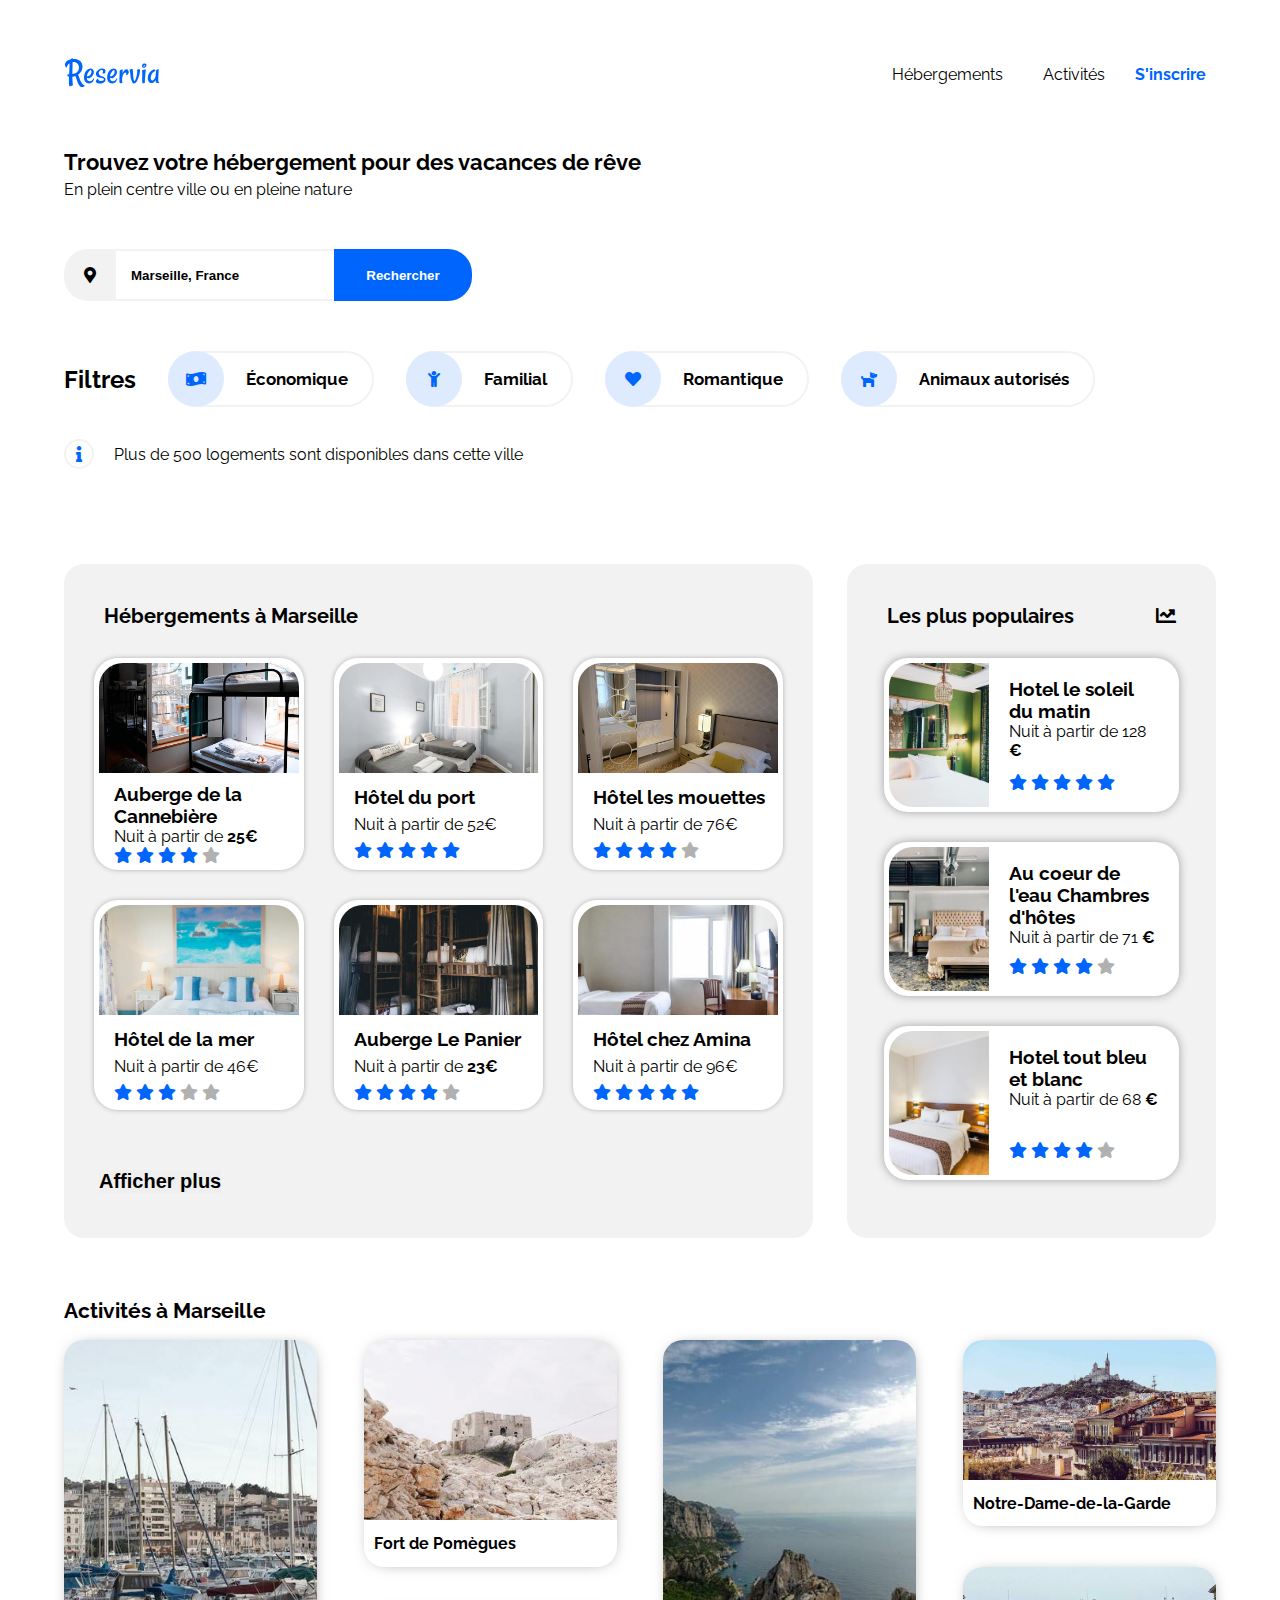
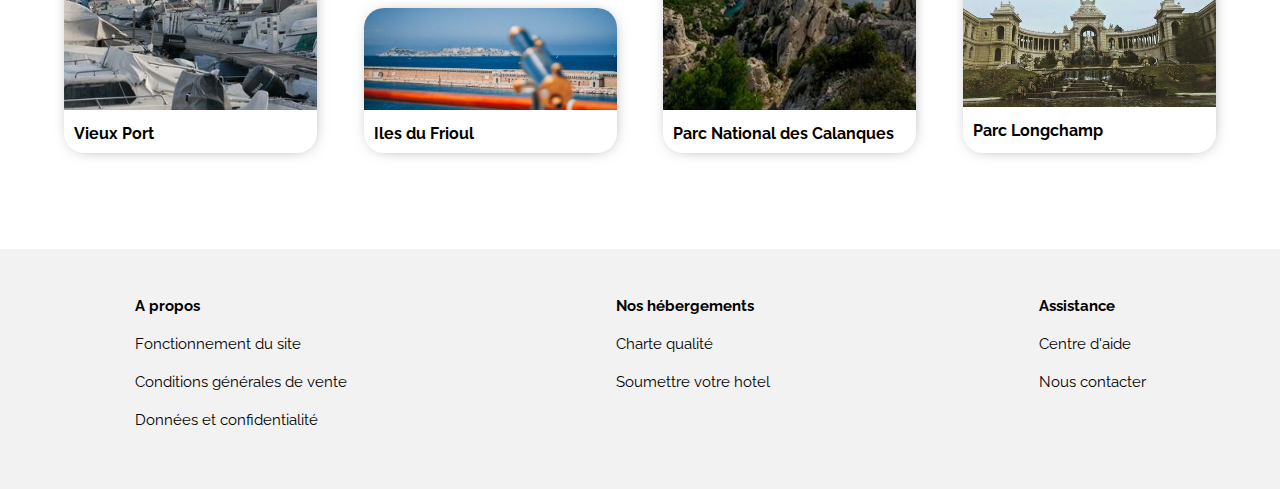
<file: index.html>
<!DOCTYPE html>
<html lang="en">

<head>
    <meta charset="UTF-8" />
    <meta http-equiv="X-UA-Compatible" content="IE=edge" />
    <meta name="viewport" content="width=device-width, initial-scale=1.0" />
    <link rel="stylesheet" href="reservia.css" />
    <link rel="stylesheet" href="https://cdnjs.cloudflare.com/ajax/libs/font-awesome/5.15.3/css/all.min.css" />
    <link rel="stylesheet" href="https://fonts.googleapis.com/css2?family=Raleway:wght@400;700&display=swap" />
    <title>Reservia, des hébergements sur mesure !</title>
    <!-- Des vacances de rêves, uniques, exceptionnelles-->
</head>

<body>
    <div class="container">
        <header>
            <nav>
                <div id="logo">
                    <img src="images/logo/Reservia.svg" alt="Logo du site Reservia" />
                </div>
                <ul>
                    <li><a class="nav-link" href="#hebergement-a-marseille">Hébergements</a></li>
                    <li><a class="nav-link" href="#activities">Activités</a></li>
                    <li><a class="nav-register" href="#">S'inscrire</a></li>
                </ul>
            </nav>
            <div class="recherche">
                <h1>Trouvez votre hébergement pour des vacances de rêve</h1>
                <p class="pleincentre">En plein centre ville ou en pleine nature</p>

                <form action="#" class="recherche-form">
                    <i class="fas fa-map-marker-alt"></i>
                    <input type="search" id="recherche-input" placeholder="Marseille, France" />
                    <button type="submit">Rechercher</button>
                    <div class="search-icon">
                        <i class="fas fa-search"></i>
                    </div>
                </form>

                <div class="filter">
                    <h2>Filtres</h2>
                    <!-- Economique -->
                    <div class="filter-container">
                        <div class="filter-icon">
                            <i class="fas fa-money-bill-wave"></i>
                        </div>
                        <span class="filter-title">&#201;conomique</span>
                    </div>
                    <!-- Familial -->
                    <div class="filter-container">
                        <div class="filter-icon">
                            <i class="fas fa-child"></i>
                        </div>
                        <span class="filter-title">Familial</span>
                    </div>
                    <!-- Romantique -->
                    <div class="filter-container">
                        <div class="filter-icon">
                            <i class="fas fa-heart"></i>
                        </div>
                        <span class="filter-title">Romantique</span>
                    </div>
                    <!-- Animaux -->
                    <div class="filter-container">
                        <div class="filter-icon">
                            <i class="fas fa-dog"></i>
                        </div>
                        <span class="filter-title">Animaux autorisés</span>
                    </div>
                </div>

                <div class="info">
                    <i class="fas fa-info"></i>
                    <p>Plus de 500 logements sont disponibles dans cette ville</p>
                </div>
            </div>
        </header>

        <main>
            <div class="tous-les-hotels">
                <div class="hebergement-a-marseille" id="hebergement-a-marseille">
                    <h2>Hébergements à Marseille</h2>
                    <div class="hebergement-a-marseille-cartes">
                        <a class="hebergement-a-marseille-carte-item" href="#">
                            <img src="images/hebergements/4_small/marcus-loke-WQJvWU_HZFo-unsplash.jpg"
                                alt="Auberge de la Cannebiere" />
                            <div class="hebergement-a-marseille-contenu">
                                <h3>Auberge de la Cannebière</h3>
                                <p class="nuit">Nuit à partir de <strong>25€</strong></p>
                                <div class="star">
                                    <i class="fas fa-star"></i>
                                    <i class="fas fa-star"></i>
                                    <i class="fas fa-star"></i>
                                    <i class="fas fa-star"></i>
                                    <i class="fas fa-star star-grey"></i>
                                </div>
                            </div>
                        </a>
                        <a class="hebergement-a-marseille-carte-item" href="#">
                            <img src="images/hebergements/4_small/fred-kleber-gTbaxaVLvsg-unsplash.jpg"
                                alt="Hôtel du port" />
                            <div class="hebergement-a-marseille-contenu">
                                <h3>Hôtel du port</h3>
                                <p class="nuit">Nuit à partir de 52€</p>
                                <div class="star">
                                    <i class="fas fa-star"></i>
                                    <i class="fas fa-star"></i>
                                    <i class="fas fa-star"></i>
                                    <i class="fas fa-star"></i>
                                    <i class="fas fa-star"></i>
                                </div>
                            </div>
                        </a>
                        <a class="hebergement-a-marseille-carte-item" href="#">
                            <img src="images/hebergements/4_small/reisetopia-B8WIgxA_PFU-unsplash.jpg"
                                alt="Hôtel les mouettes" />
                            <div class="hebergement-a-marseille-contenu">
                                <h3>Hôtel les mouettes</h3>
                                <p class="nuit">Nuit à partir de 76€</p>
                                <div class="star">
                                    <i class="fas fa-star"></i>
                                    <i class="fas fa-star"></i>
                                    <i class="fas fa-star"></i>
                                    <i class="fas fa-star"></i>
                                    <i class="fas fa-star star-grey"></i>
                                </div>
                            </div>
                        </a>
                        <a class="hebergement-a-marseille-carte-item" href="#">
                            <img src="images/hebergements/4_small/annie-spratt-Eg1qcIitAuA-unsplash.jpg"
                                alt="Hôtel de la mer" />
                            <div class="hebergement-a-marseille-contenu">
                                <h3>Hôtel de la mer</h3>
                                <p class="nuit">Nuit à partir de 46€</p>
                                <div class="star">
                                    <i class="fas fa-star"></i>
                                    <i class="fas fa-star"></i>
                                    <i class="fas fa-star"></i>
                                    <i class="fas fa-star star-grey"></i>
                                    <i class="fas fa-star star-grey"></i>
                                </div>
                            </div>
                        </a>
                        <a class="hebergement-a-marseille-carte-item" href="#">
                            <img src="images/hebergements/4_small/nicate-lee-kT-ZyaiwBe0-unsplash.jpg"
                                alt="Auberge Le Panier" />
                            <div class="hebergement-a-marseille-contenu">
                                <h3>Auberge Le Panier</h3>
                                <p class="nuit">Nuit à partir de <strong>23€</strong></p>
                                <div class="star">
                                    <i class="fas fa-star"></i>
                                    <i class="fas fa-star"></i>
                                    <i class="fas fa-star"></i>
                                    <i class="fas fa-star"></i>
                                    <i class="fas fa-star star-grey"></i>
                                </div>
                            </div>
                        </a>
                        <a class="hebergement-a-marseille-carte-item" href="#">
                            <img src="images/hebergements/4_small/febrian-zakaria-M6S1WvfW68A-unsplash.jpg"
                                alt="Hôtel chez Amina" />
                            <div class="hebergement-a-marseille-contenu">
                                <h3>Hôtel chez Amina</h3>
                                <p class="nuit">Nuit à partir de 96€</p>
                                <div class="star">
                                    <i class="fas fa-star"></i>
                                    <i class="fas fa-star"></i>
                                    <i class="fas fa-star"></i>
                                    <i class="fas fa-star"></i>
                                    <i class="fas fa-star"></i>
                                </div>
                            </div>
                        </a>
                    </div>
                    <button class="affiche-plus" type="button">Afficher plus</button>
                </div>

                <div class="les-plus-populaires">
                    <div class="les-plus-populaires-header">
                        <h2>Les plus populaires</h2>
                        <i class="fas fa-chart-line"></i>
                    </div>

                    <div class="les-plus-populaires-cartes">
                        <a class="les-plus-populaires-carte-item" href="#">
                            <img src="images/hebergements/4_small/emile-guillemot-Bj_rcSC5XfE-unsplash.jpg"
                                alt="Hôtel Le soleil du matin" />
                            <div class="les-plus-populaires-carte-contenu">
                                <div class="les-plus-populaires-carte-item-header">
                                    <h3>Hotel le soleil du matin</h3>
                                    <p>Nuit à partir de 128 <strong>€</strong></p>
                                </div>
                                <div class="star">
                                    <i class="fas fa-star"></i>
                                    <i class="fas fa-star"></i>
                                    <i class="fas fa-star"></i>
                                    <i class="fas fa-star"></i>
                                    <i class="fas fa-star"></i>
                                </div>
                            </div>
                        </a>

                        <a class="les-plus-populaires-carte-item" href="#">
                            <img src="images/hebergements/4_small/aw-creative-VGs8z60yT2c-unsplash.jpg"
                                alt="Au coeur de leau chambres d'hotes" />
                            <div class="les-plus-populaires-carte-contenu">
                                <div class="les-plus-populaires-carte-item-header">
                                    <h3>Au coeur de l'eau Chambres d'hôtes</h3>
                                    <p>Nuit à partir de 71 <strong>€</strong></p>
                                </div>
                                <div class="star">
                                    <i class="fas fa-star"></i>
                                    <i class="fas fa-star"></i>
                                    <i class="fas fa-star"></i>
                                    <i class="fas fa-star"></i>
                                    <i class="fas fa-star star-grey"></i>
                                </div>
                            </div>
                        </a>

                        <a class="les-plus-populaires-carte-item" href="#">
                            <img src="images/hebergements/4_small/febrian-zakaria-sjvU0THccQA-unsplash.jpg"
                                alt="Hotel tout bleu et blanc" />
                            <div class="les-plus-populaires-carte-contenu">
                                <div class="les-plus-populaires-carte-item-header">
                                    <h3>Hotel tout bleu et blanc</h3>
                                    <p>Nuit à partir de 68 <strong>€</strong></p>
                                </div>
                                <div class="star">
                                    <i class="fas fa-star"></i>
                                    <i class="fas fa-star"></i>
                                    <i class="fas fa-star"></i>
                                    <i class="fas fa-star"></i>
                                    <i class="fas fa-star star-grey"></i>
                                </div>
                            </div>
                        </a>
                    </div>
                </div>
            </div>

            <section id="activities" class="activities">
                <div class="title-activities">
                    <h2>Activités à Marseille</h2>
                </div>
                <div class="marseille-activities">
                    <a href="#" class="vp">
                        <div class="vieux-port">
                            <img src="images/activites/4_small/reno-laithienne-QUgJhdY5Fyk-unsplash.jpg"
                                alt="Vieux Port" />
                            <h4>Vieux Port</h4>
                        </div>
                    </a>
                    <div class="pomegues-frioul">
                        <a href="#" class="po">
                            <div class="pomegues">
                                <img src="images/activites/4_small/paul-hermann-QFTrLdQIRhI-unsplash.jpg"
                                    alt="Fort de Pomègues" />
                                <h4>Fort de Pomègues</h4>
                            </div>
                        </a>
                        <a href="#" class="fri">
                            <div class="frioul">
                                <img src="images/activites/4_small/kevin-hikari-rV_Qd1l-VXg-unsplash.jpg"
                                    alt="Iles du Frioul" />
                                <h4>Iles du Frioul</h4>
                            </div>
                        </a>
                    </div>
                    <a href="#" class="cal">
                        <div class="calanques">
                            <img src="images/activites/4_small/kilyan-sockalingum-NR8-cBCN3aI-unsplash.jpg"
                                alt="Parc National des Calanques" />
                            <h4>Parc National des Calanques</h4>
                        </div>
                    </a>
                    <div class="notredame-longchamp">
                        <a href="#" class="nd">
                            <div class="notredame">
                                <img src="images/activites/4_small/florian-wehde-xW9e8gdotxI-unsplash.jpg"
                                    alt="Notre-Dame-de-la-Garde" />
                                <h4>Notre-Dame-de-la-Garde</h4>
                            </div>
                        </a>
                        <a href="#" class="lo">
                            <div class="longchamp">
                                <img src="images/activites/4_small/lena-paulin-wH2-EJoDcV0-unsplash.jpg"
                                    alt="Parc Longchamp" />
                                <h4>Parc Longchamp</h4>
                            </div>
                        </a>
                    </div>
                </div>
            </section>
        </main>
    </div>

    <footer>
        <div class="footer-item">
            <h3>A propos</h3>
            <ul>
                <li><a href="#">Fonctionnement du site</a></li>
                <li><a href="#">Conditions générales de vente</a></li>
                <li><a href="#">Données et confidentialité</a></li>
            </ul>
        </div>

        <div class="footer-item">
            <h3>Nos hébergements</h3>
            <ul>
                <li><a href="#">Charte qualité</a></li>
                <li><a href="#">Soumettre votre hotel</a></li>
            </ul>
        </div>

        <div class="footer-item">
            <h3>Assistance</h3>
            <ul>
                <li><a href="#">Centre d'aide</a></li>
                <li><a href="#">Nous contacter</a></li>
            </ul>
        </div>
    </footer>
</body>

</html>
</file>
<file: reservia.css>
/* global */

* {
  /*permet de correspondre à tout les navigateurs*/
  margin: 0;
  padding: 0;
  box-sizing: border-box;
}

body {
  font-family: 'Raleway', sans-serif;
}

a {
  /* elever le soulignement */
  text-decoration: none;
  color: black;
}

ul {
  list-style: none;
}

::placeholder {
  color: black;
  font-weight: bold;
  opacity: 1;
}

.container {
  display: flex;
  flex-direction: column;
  justify-content: center;
  margin: 0 5%;
}

/* Navigation */

nav {
  display: flex;
  flex-direction: row;
  justify-content: space-between;
  align-items: center;
  flex-wrap: wrap;
  padding-top: 50px;
  padding-bottom: 50px;
}

nav ul {
  display: flex;
  flex-direction: row;
  list-style: none;
}

.nav-link {
  padding: 50px 20px 0px 20px;
}

.nav-register {
  padding: 10px 10px 10px 10px;
  font-weight: bold;
  color: #0065fc;
}

.nav-link:hover {
  color: #0065fc;
  border-top: 2px solid #0065fc;
}

/*formulaire*/

.search-icon {
  display: none;
}

.recherche h1 {
  font-size: 22px;
  padding-bottom: 5px;
}

.recherche p {
  font-size: 16px;
  padding-bottom: 50px;
}

.recherche-form {
  display: flex;
  flex-direction: row;
  flex-wrap: nowrap;
  padding-bottom: 50px;
}

.recherche-form i {
  display: flex;
  align-items: center;
  justify-content: center;
  min-height: 52px;
  min-width: 52px;
  border-radius: 1.5rem 0 0 1.5rem;
  background-color: #f2f2f2;
}

.recherche-form input {
  border-left: 0;
  border-right: 0;
  border-top: 2px solid #f2f2f2;
  border-bottom: 2px solid #f2f2f2;
  padding-left: 15px;
  width: 218px;
}

.recherche-form button {
  border-radius: 0 1.5rem 1.5rem 0;
  border: none;
  font-weight: bold;
  background-color: #0065fc;
  color: white;
  padding: 0px 20px 0px 20px;
  width: 138px;
}

/* Filtres */

.filter {
  display: flex;
  flex-flow: row wrap;
  /* = flex-direction + flex-wrap */
  padding-bottom: 1rem;
}

.filter h2 {
  margin: 0 2rem 1rem 0;
  display: flex;
  align-items: center;
}

.filter-container {
  display: flex;
  align-items: center;
  flex-wrap: nowrap;
  margin-right: 2rem;
  border: 2px solid #F2F2F2;
  border-radius: 2rem;
  margin-bottom: 1rem;
  font-weight: bold;
  background-color: white;
  cursor: pointer;
}

.filter-container:hover {
  background-color: #F2F2F2;
  transform: scale(1.05);
}

.filter-icon {
  background-color: #DEEBFF;
  border-radius: 100%;
  width: 3rem;
  height: 3rem;
  min-height: 3.5rem;
  min-width: 3.5rem;
  display: flex;
  align-items: center;
  justify-content: center;
  margin: -2px;
}

.filter i {
  color: #0065FC;
}

.filter-title {
  margin: 0 1.5rem;
  font-size: 17px;
}

/*info*/

.info {
  display: flex;
  flex-direction: row;
  flex-wrap: nowrap;
  padding-bottom: 50px;
  align-items: baseline;
}

.info i {
  display: flex;
  justify-content: center;
  align-items: center;
  border: 2px solid #f2f2f2;
  min-height: 30px;
  min-width: 30px;
  border-radius: 50%;
  color: #0065fc;
}

.info p {
  padding-left: 20px;
}

/*footer*/

footer {
  display: flex;
  flex-direction: row;
  justify-content: space-around;
  background-color: #f2f2f2;
  margin-top: 6rem;
  height: 15rem;

}

.footer-item h3 {
  font-size: 15px;
  padding-top: 3rem;
}

.footer-item li {
  padding-top: 20px;
  font-size: 15px;
  list-style: none;
}

/*tourisme a marseille*/

.tous-les-hotels {
  display: flex;
  flex-direction: row;
  justify-content: space-between;
}

/*repartition des conteneurs*/

.hebergement-a-marseille {
  flex-basis: 65%;
  background-color: #f2f2f2;
  border-radius: 20px;
}

.les-plus-populaires {
  flex-basis: 32%;
  background-color: #f2f2f2;
  border-radius: 20px;
}

/* hébergements à marseille */

.hebergement-a-marseille h2 {
  font-size: 20px;
  padding: 40px 0px 30px 40px;
}

.hebergement-a-marseille-cartes {
  display: grid;
  grid-template-columns: repeat(3, 1fr);
  grid-template-rows: auto;
  grid-gap: 30px;
  width: 92%;
  margin: 0 auto;
}

.hebergement-a-marseille-carte-item {
  display: flex;
  flex-direction: column;
  min-height: 100%;
  background-color: white;
  box-shadow: 0px 0px 5px #b1b1b1;
  border-radius: 1.5rem;
  padding: 5px;
}

.hebergement-a-marseille-carte-item img {
  height: 110px;
  object-fit: cover;
  border-radius: 1.5rem 1.5rem 0 0;
}

.hebergement-a-marseille-contenu {
  display: flex;
  flex-direction: column;
  justify-content: space-around;
  min-height: 90px;
  padding: 10px 0 0 15px;
}

.affiche-plus {
  margin: 60px 0px 45px 35px;
  border: none;
  font-size: 20px;
  font-weight: bold;
}

/* Les plus populaires */

.les-plus-populaires-header {
  /*on fait du flex, on met en ligne ,on space-between*/
  display: flex;
  justify-content: space-between;
  align-items: center;
  flex-direction: row;
  padding: 40px 40px 10px 40px;
}

.les-plus-populaires-header h2 {
  font-size: 20px;
}

.les-plus-populaires-header i {
  font-size: 20px;
}

.les-plus-populaires-cartes {
  /* display grid ; grid-template-columns: ;  grid-template-rows: ; grid-gap: ;*/
  display: grid;
  grid-template-columns: 1fr;
  grid-template-rows: auto;
  /* il y a autant de cartes que de ligne*/
  grid-gap: 30px;
  width: 80%;
  margin: auto;
  /* cela va nous servir à centrer les cartes au milieu sans valeur en dur*/
  padding-top: 20px;
}

.les-plus-populaires-carte-item {
  /* display flex, on met en ligne   box-shadow background-color ; borderradius */
  display: flex;
  flex-direction: row;
  box-shadow: 0px 0px 10px #a1a1a1;
  border-radius: 1.5rem 1.5rem 1.5rem 1.5rem;
  background-color: white;
  padding: 5px;
}

.les-plus-populaires-carte-item img {
  height: 9rem;
  max-width: 35%;
  min-width: 35%;
  object-fit: cover;
  /* evite que les images ne s'écrasent */
  border-radius: 1.5rem 0px 0px 1.5rem;
}

.les-plus-populaires-carte-item-header {
  display: flex;
  flex-direction: column;
}

.les-plus-populaires-carte-contenu {
  /* flex; column; space-between*/
  display: flex;
  flex-direction: column;
  justify-content: space-between;
  padding: 15px 15px 15px 20px;
}

/* Stars */

.fa-star {
  color: #0065fc;
}

.star-grey {
  color: #b1b1b1;
}

/* Activités */

.title-activities {
  margin-top: 60px;
}

.marseille-activities {
  display: flex;
  justify-content: space-between;
}

.marseille-activities .vp {
  text-decoration-line: none;
  color: black;
  width: 22%;
  border-radius: 20px;
  box-shadow: 1px 1px 17px -9px rgb(0 0 0 / 75%);
  border: 0px solid #F2F2F2;
}

.marseille-activities h4 {
  padding: 10px;
}

.vieux-port img {
  width: 100%;
  height: 370px;
  object-fit: cover;
  border-radius: 20px 20px 0 0;
}

.pomegues-frioul {
  width: 22%;
  display: flex;
  flex-direction: column;
  justify-content: space-between;
}

.pomegues-frioul .po {
  width: 100%;
  height: 55%;
  text-decoration-line: none;
  color: black;
  border-radius: 20px;
  box-shadow: 1px 1px 17px -9px rgb(0 0 0 / 75%);
  border: 0px solid #F2F2F2;
}

.pomegues {
  height: 100%;
}

.pomegues-frioul .fri {
  width: 100%;
  height: 35%;
  text-decoration-line: none;
  color: black;
  border-radius: 20px;
  box-shadow: 1px 1px 17px -9px rgb(0 0 0 / 75%);
  border: 0px solid #F2F2F2;
}

.frioul {
  height: 100%;
}

.pomegues img {
  width: 100%;
  height: 180px;
  object-fit: cover;
  border-radius: 20px 20px 0 0;
}

.frioul img {
  width: 100%;
  height: 102px;
  object-fit: cover;
  border-radius: 20px 20px 0 0;
}

.cal {
  width: 22%;
  text-decoration-line: none;
  color: black;
  border-radius: 20px;
  box-shadow: 1px 1px 17px -9px rgb(0 0 0 / 75%);
  border: 0px solid #F2F2F2;
}

.calanques img {
  width: 100%;
  height: 370px;
  object-fit: cover;
  border-radius: 20px 20px 0 0;
}

.notredame-longchamp {
  width: 22%;
  display: flex;
  flex-direction: column;
  justify-content: space-between;
}

.notredame-longchamp .nd {
  width: 100%;
  height: 45%;
  text-decoration-line: none;
  color: black;
  border-radius: 20px;
  box-shadow: 1px 1px 17px -9px rgb(0 0 0 / 75%);
  border: 0px solid #F2F2F2;
}

.notredame {
  height: 100%;
}

.notredame-longchamp .lo {
  width: 100%;
  height: 45%;
  text-decoration-line: none;
  color: black;
  border-radius: 20px;
  box-shadow: 1px 1px 17px -9px rgb(0 0 0 / 75%);
  border: 0px solid #F2F2F2;
}

.longchamp {
  height: 100%;
}

.notredame img {
  width: 100%;
  height: 140px;
  object-fit: cover;
  border-radius: 20px 20px 0 0;
}

.longchamp img {
  width: 100%;
  height: 140px;
  object-fit: cover;
  border-radius: 20px 20px 0 0;
}

.title-activities h2 {
  padding-bottom: 17px;
  font-size: 21px;
}

/* Ecran Iphone 8 */

@media screen and (max-width: 1024px) {
  .container {
    margin: unset;
  }
  /* Header */
  .recherche {
    margin: 31px;
  }
  nav img {
    padding: 1.5rem 1.5rem;
  }
  nav {
    padding: unset;
    position: relative;
    display: block;
    padding-bottom: 1rem;
  }
  nav li:last-child {
    position: absolute;
    top: 2.6rem;
    right: 1.2rem;
  }
  nav ul {
    justify-content: space-around;
  }
  .nav-link:nth-child(1), .nav-link:nth-child(2) {
    border-top: none;
    border-bottom: 2px solid #F2F2F2;
  }
  .nav-link:hover {
    border-top: none;
    border-bottom: 2px solid #0065FC;
  }
  .nav-link {
    padding: 1rem 3.14rem;
  }
  .nav-register {
    padding-left: unset;
    font-weight: bold;
    color: #0065FC;
  }
  .recherche h1 {
    font-size: 1.4rem;
    padding-bottom: 0.8rem;
  }
  .recherche p {
    padding-bottom: 1.5rem;
  }
  .search-icon {
    display: flex;
    border-top: 2px solid #f2f2f2;
    border-top-right-radius: 1.5rem;
    border-bottom: 2px solid #f2f2f2;
    border-bottom-right-radius: 1.5rem;
  }
  .search-icon i {
    color: white;
    background-color: #0065FC;
    height: 4rem;
    width: 4rem;
    font-size: 15px;
    font-weight: bold;
    border-radius: 1.5rem;
    border: none;
    display: flex;
    align-items: center;
    justify-content: center;
  }
  .recherche-form button {
    display: none;
  }
  .info {
    margin: 0 0 2rem 1rem;
  }
  .filter h2 {
    width: 100%;
  }
  .filter-title {
    margin: 0 1rem;
  }
  .filter-container {
    margin-right: 1rem;
  }
  /* Hébergement */
  .tous-les-hotels {
    grid-template-columns: unset;
    display: flex;
    flex-flow: column nowrap;
    justify-content: space-between;
    gap: 1rem;
  }
  .hebergement-a-marseille {
    background-color: unset;
  }
  .hebergement-a-marseille, .les-plus-populaires {
    border-radius: unset;
    padding: 2rem 1rem;
  }
  .hebergement-a-marseille h2 {
    font-size: 1.5rem;
  }
  .hebergement-a-marseille-cartes {
    display: flex;
    flex-flow: column nowrap;
  }
  /* Populaires */
  .les-plus-populaires {
    order: -1;
  }
  .les-plus-populaires-carte-contenu {
    padding: 0.5rem 1rem 0.5rem 1.6rem;
  }
  /* Activites */
  .marseille-activities {
    flex-direction: column;
    height: 100%;
    align-items: center;
  }
  .title-activities {
    margin: 0 0 0 18px;
  }
  .marseille-activities .vp {
    width: 90%;
    margin-bottom: 25px;
  }
  .pomegues-frioul {
    width: 90%;
    margin-bottom: 25px;
  }
  .po {
    margin-bottom: 25px;
  }
  .cal {
    width: 90%;
    margin-bottom: 25px;
  }
  .notredame-longchamp {
    width: 90%;
    margin-bottom: 25px;
  }
  .nd {
    margin-bottom: 25px;
  }
  .marseille-activities img {
    height: 35vw;
  }
  .marseille-activities h4 {
    padding-left: 10px;
  }
  /* Footer */
  footer {
    flex-direction: column;
    margin-top: 3rem;
    padding: 0 4% 12% 4%;
    height: auto;
  }
}

/* Ecran Tablette */

@media screen and (min-width: 768px) and (max-width: 1279px) {
  .container {
    margin: unset;
  }
  /* Header */
  .recherche {
    margin: 31px;
  }
  nav img {
    padding: 1.5rem 1.5rem;
  }
  nav {
    padding: unset;
    position: relative;
    display: block;
    padding-bottom: 1rem;
  }
  nav li:last-child {
    position: absolute;
    top: 2.6rem;
    right: 2rem;
  }
  nav ul {
    justify-content: space-around;
  }
  .nav-link:nth-child(1), .nav-link:nth-child(2) {
    border-top: none;
    border-bottom: 2px solid #F2F2F2;
  }
  .nav-link:hover {
    border-top: none;
    border-bottom: 2px solid #0065FC;
  }
  .nav-link {
    padding: 1rem 9.28rem;
  }
  .nav-register {
    padding-left: unset;
    font-weight: bold;
    color: #0065FC;
  }
  .recherche h1 {
    font-size: 1.4rem;
    padding-bottom: 0.8rem;
  }
  .recherche p {
    padding-bottom: 1.5rem;
  }
  .filter h2 {
    width: 100%;
  }
  .filter-title {
    margin: 0 1rem;
  }
  .filter-container {
    margin-right: 15%;
  }
  /* Hébergement */
  .tous-les-hotels {
    grid-template-columns: unset;
    display: flex;
    flex-flow: column nowrap;
    justify-content: space-between;
    gap: unset;
  }
  .hebergement-a-marseille {
    border-radius: 0 0 1.5rem 1.5rem;
  }
  .les-plus-populaires {
    order: -1;
    border-radius: 1.5rem 1.5rem 0 0;
  }
  .les-plus-populaires-cartes {
    display: grid;
    /* Défini en grille */
    column-gap: 2rem;
    /* Espace entre deux colonnes */
    grid-template-columns: repeat(3, 1fr);
    /* Proportion du tableau */
    grid-row-gap: 2rem;
    /* Espace entre deux lignes*/
    margin-bottom: 40px;
  }
  .les-plus-populaires-carte-item {
    display: flex;
    flex-direction: row;
    box-shadow: 0px 0px 10px #a1a1a1;
    border-radius: 1.5rem;
    padding: 0.2rem;
    background-color: white;
  }
  .les-plus-populaires-carte-item img {
    height: 10rem;
    object-fit: cover;
    /* Permet d'ajuster l'image pour conserver ses proportions */
    max-width: 100%;
    width: 100%;
    border-radius: 1.5rem 1.5rem 0 0;
  }
  .les-plus-populaires-carte-contenu {
    display: flex;
    flex-direction: column;
    justify-content: space-around;
    min-height: 90px;
    padding: 0 0 0 15px;
    height: 7rem;
  }
  .les-plus-populaires-carte-item {
    display: unset;
    align-items: unset;
    height: unset;
    overflow: unset;
  }
  .populaire-white-place {
    display: unset;
  }
  #activities {
    width: 100%;
  }
  .title-activities h2 {
    padding-bottom: 17px;
    padding-left: 40px;
    font-size: 21px;
  }
  .marseille-activities {
    display: flex;
    flex-direction: column;
    align-items: center;
  }
  .marseille-activities img {
    height: 35vw;
  }
  .marseille-activities .vp {
    width: 95%;
    margin-bottom: 20px;
  }
  .pomegues-frioul {
    width: 95%;
    margin-bottom: 20px;
  }
  .po {
    margin-bottom: 20px;
  }
  .cal {
    width: 95%;
    margin-bottom: 20px;
  }
  .notredame-longchamp {
    width: 95%;
  }
  .nd {
    margin-bottom: 20px;
  }
}
</file>
